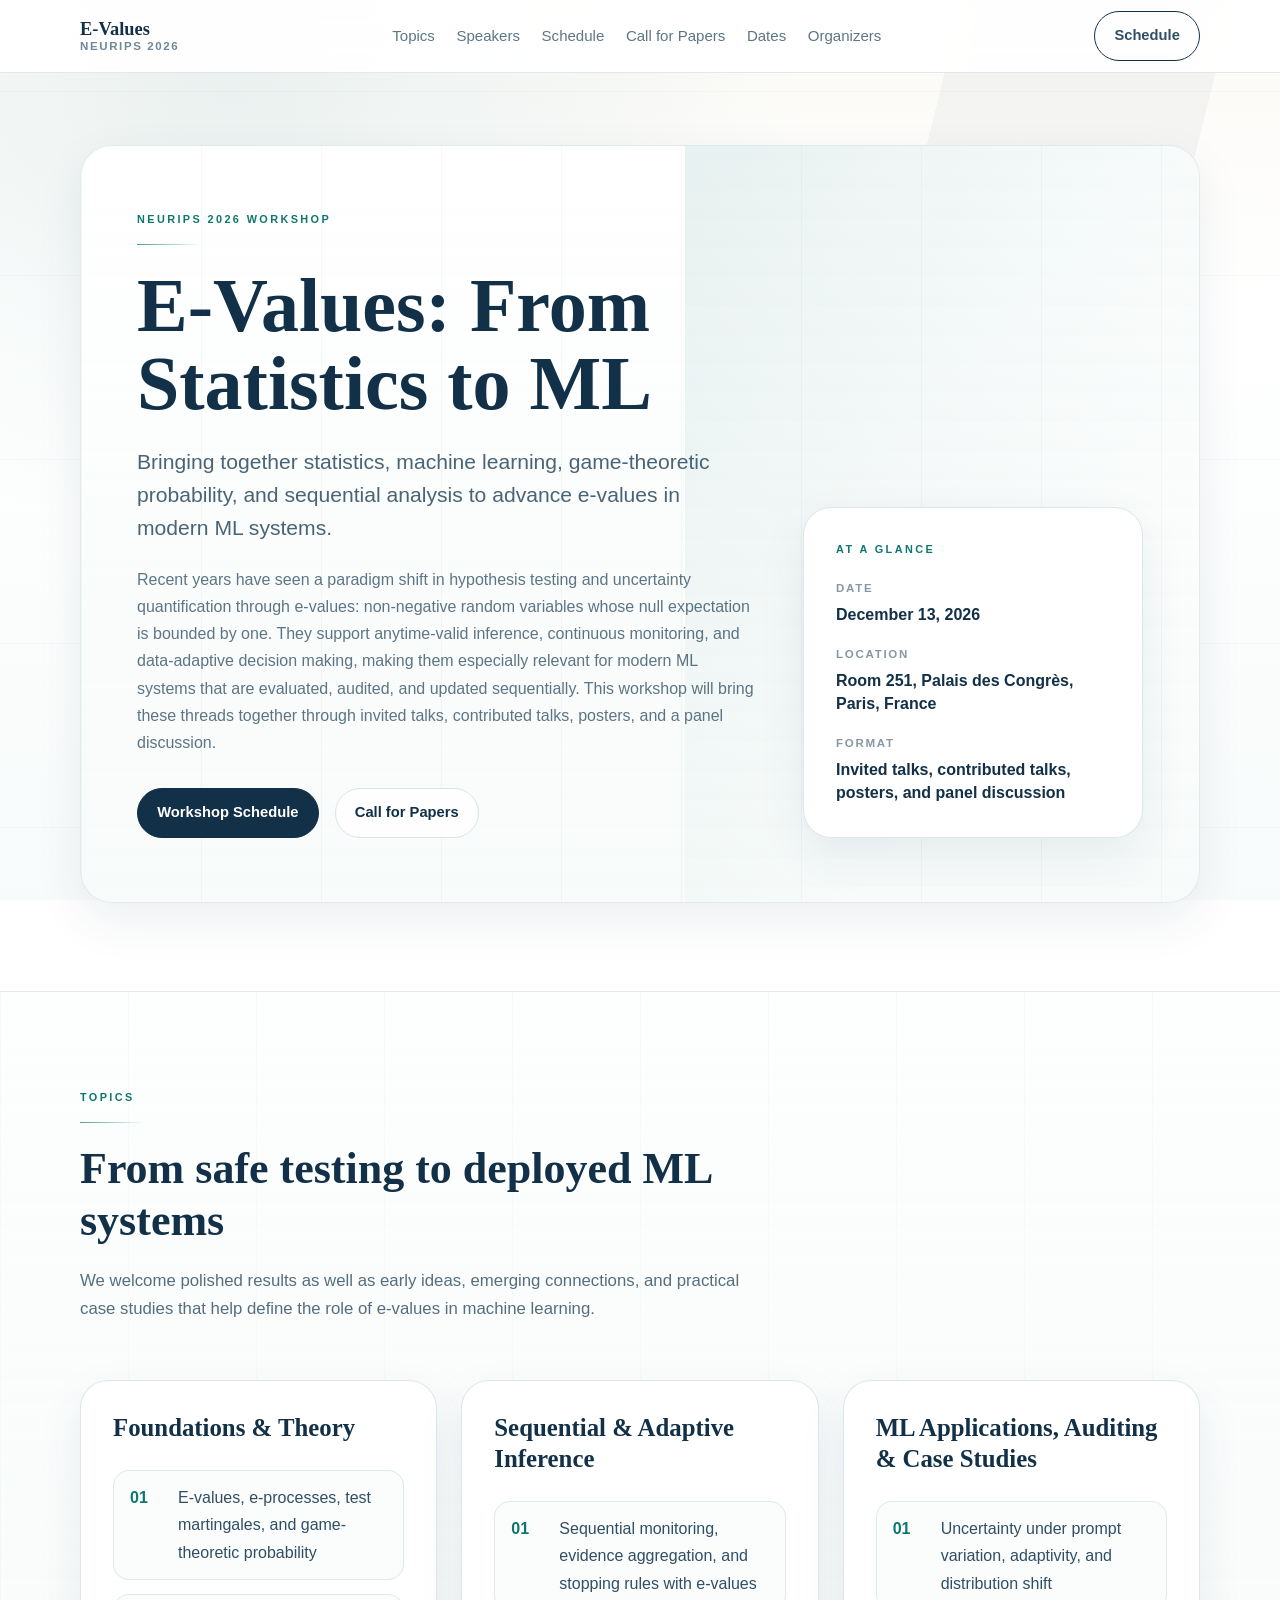
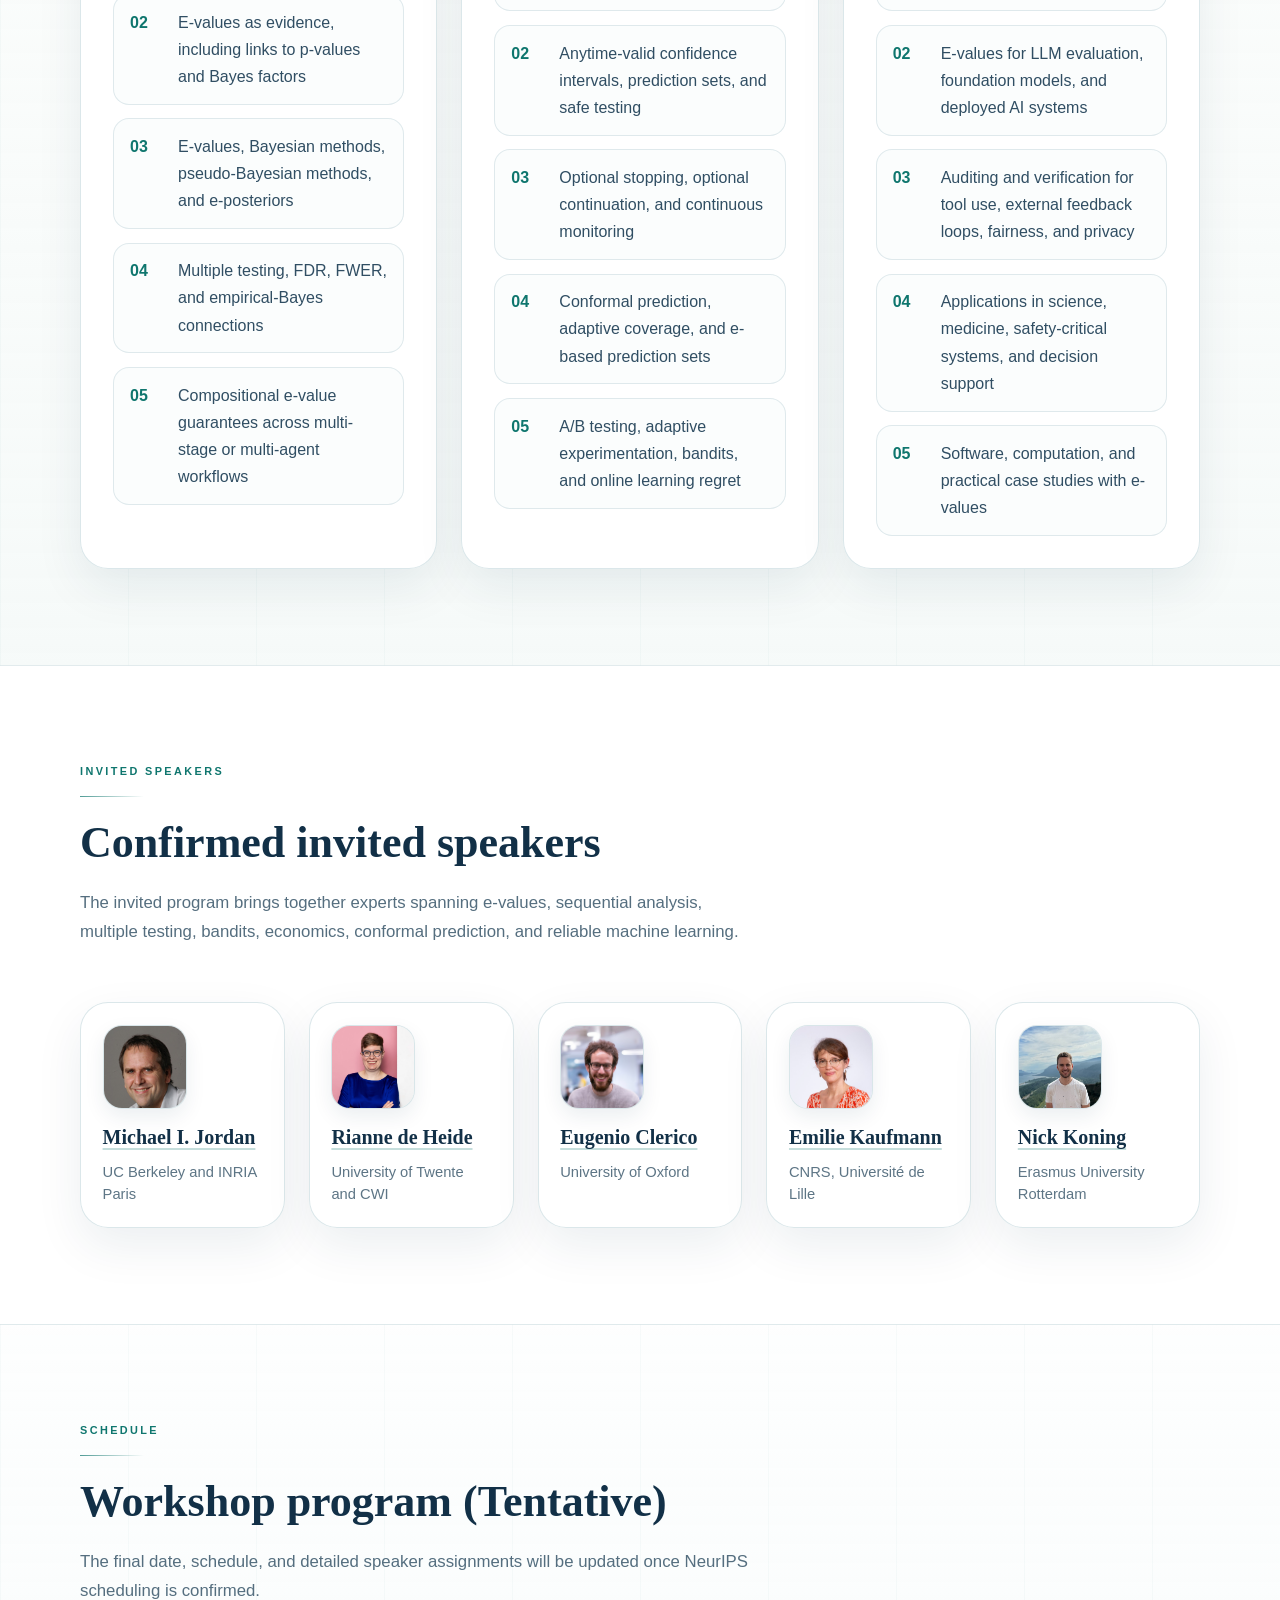
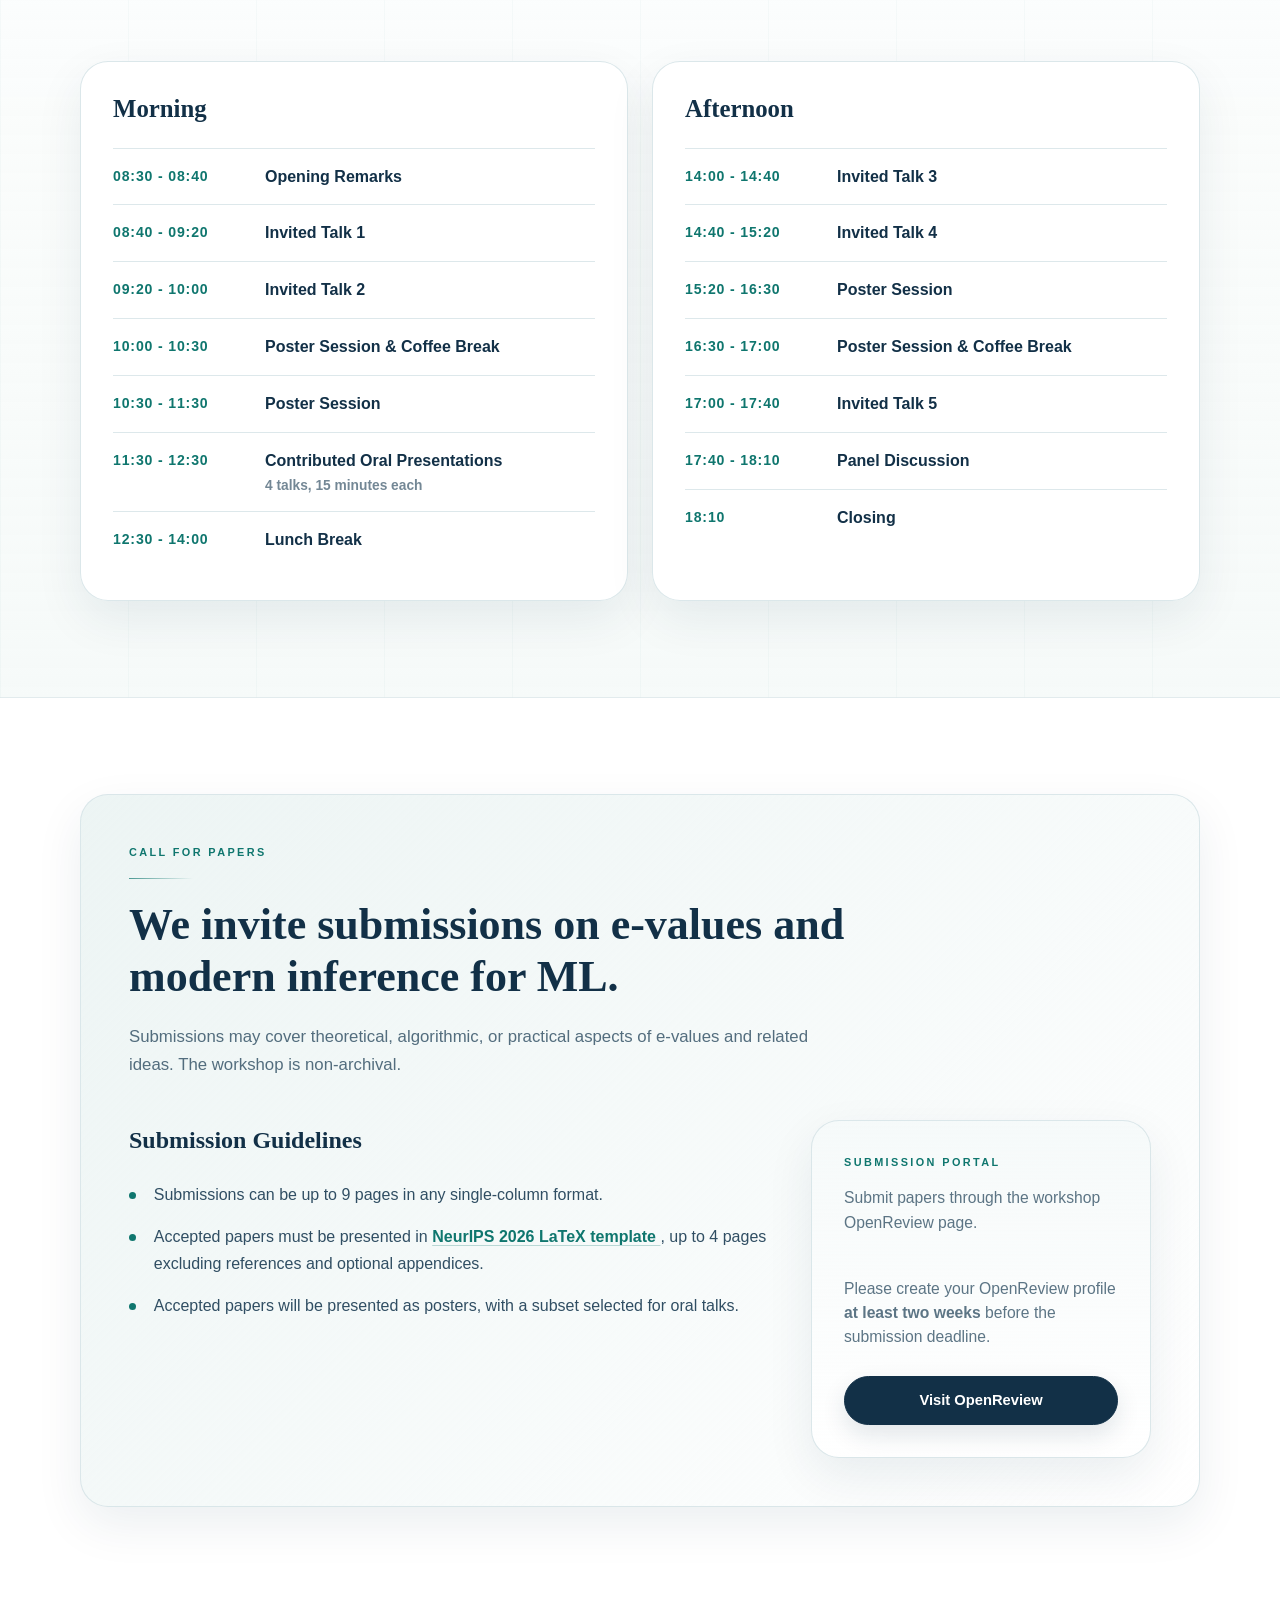
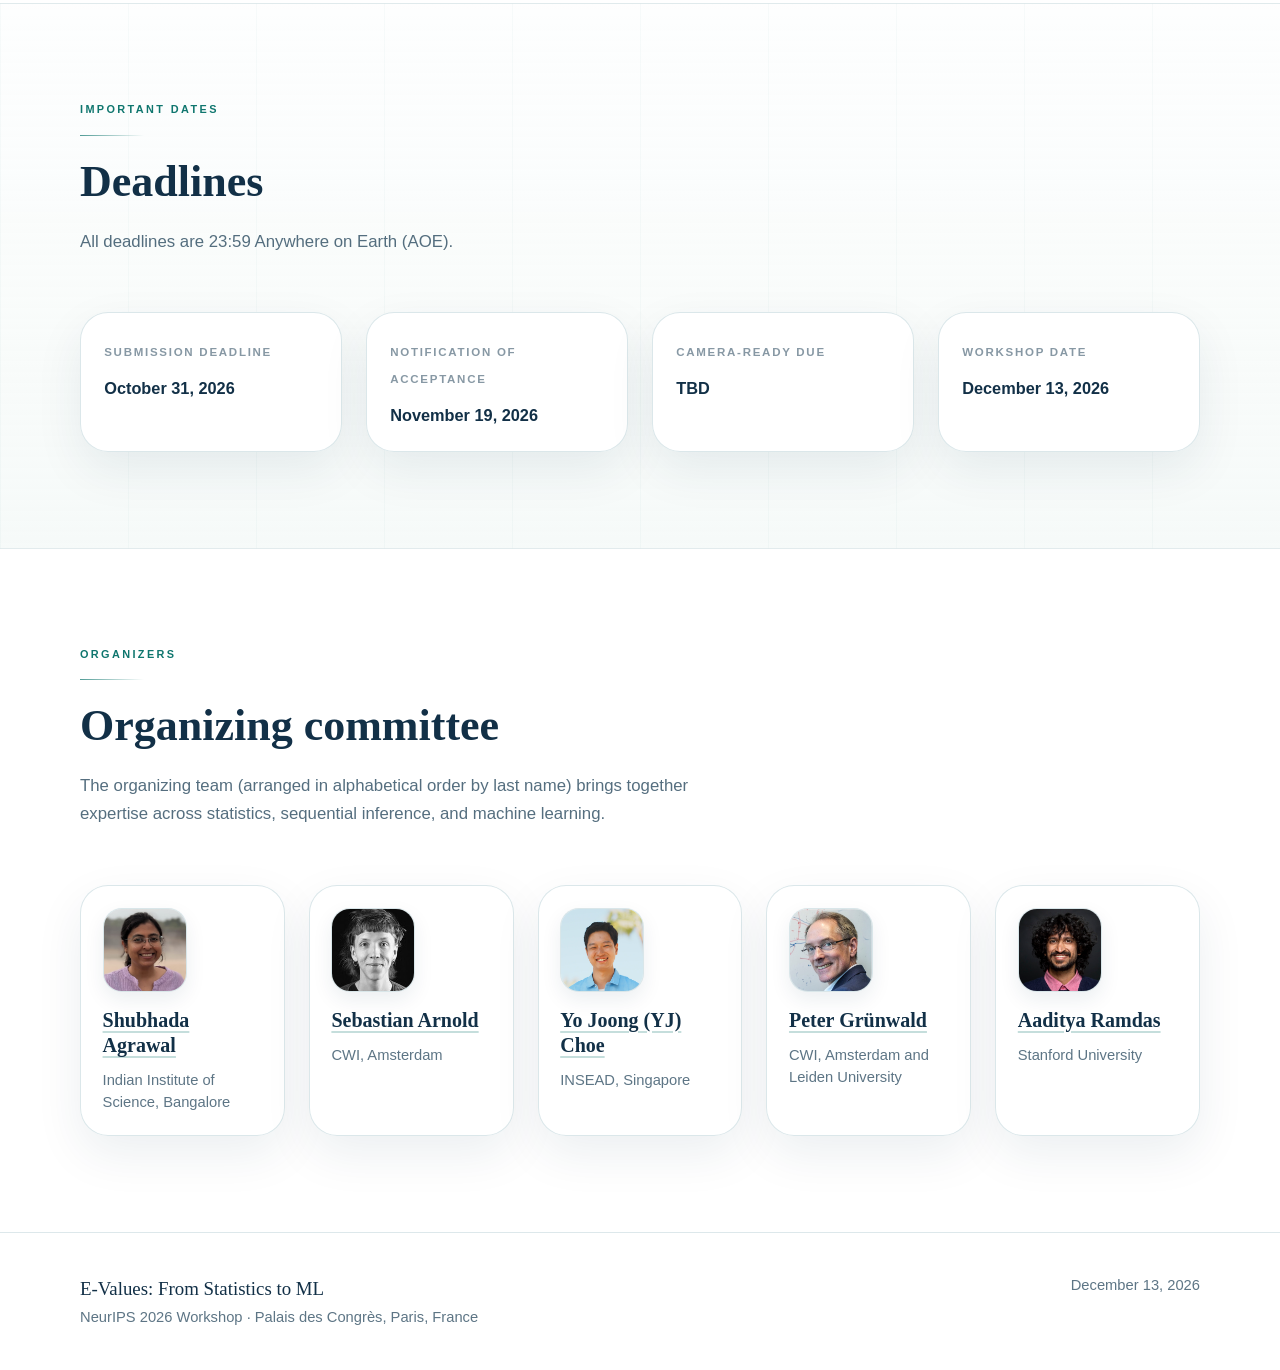
<file: index.html>
<!DOCTYPE html>
<!-- saved from url=(0014)about:internet -->
<html lang="en"><head><meta http-equiv="Content-Type" content="text/html; charset=UTF-8">
    
    <meta name="viewport" content="width=device-width, initial-scale=1">
    <title>E-Values: From Statistics to ML | NeurIPS 2026 Workshop</title>
    <meta name="description" content="NeurIPS 2026 workshop on e-values, anytime-valid inference, sequential testing, and modern machine learning.">
    <meta property="og:title" content="E-Values: From Statistics to ML">
    <meta property="og:description" content="A NeurIPS 2026 workshop bringing together researchers in statistics, machine learning, game-theoretic probability, and sequential analysis.">
    <meta property="og:type" content="website">
    <meta name="twitter:card" content="summary_large_image">
    <link rel="preconnect" href="https://fonts.googleapis.com/">
    <link rel="preconnect" href="https://fonts.gstatic.com/" crossorigin="">
    <link href="./evals_files/css2" rel="stylesheet">
    <link rel="stylesheet" href="./evals_files/styles.css">
  <style type="text/css">.CtxtMenu_InfoClose {  top:.2em; right:.2em;}
.CtxtMenu_InfoContent {  overflow:auto; text-align:left; font-size:80%;  padding:.4em .6em; border:1px inset; margin:1em 0px;  max-height:20em; max-width:30em; background-color:#EEEEEE;  white-space:normal;}
.CtxtMenu_Info.CtxtMenu_MousePost {outline:none;}
.CtxtMenu_Info {  position:fixed; left:50%; width:auto; text-align:center;  border:3px outset; padding:1em 2em; background-color:#DDDDDD;  color:black;  cursor:default; font-family:message-box; font-size:120%;  font-style:normal; text-indent:0; text-transform:none;  line-height:normal; letter-spacing:normal; word-spacing:normal;  word-wrap:normal; white-space:nowrap; float:none; z-index:201;  border-radius: 15px;                     /* Opera 10.5 and IE9 */  -webkit-border-radius:15px;               /* Safari and Chrome */  -moz-border-radius:15px;                  /* Firefox */  -khtml-border-radius:15px;                /* Konqueror */  box-shadow:0px 10px 20px #808080;         /* Opera 10.5 and IE9 */  -webkit-box-shadow:0px 10px 20px #808080; /* Safari 3 & Chrome */  -moz-box-shadow:0px 10px 20px #808080;    /* Forefox 3.5 */  -khtml-box-shadow:0px 10px 20px #808080;  /* Konqueror */  filter:progid:DXImageTransform.Microsoft.dropshadow(OffX=2, OffY=2, Color="gray", Positive="true"); /* IE */}
</style><style type="text/css">.CtxtMenu_MenuClose {  position:absolute;  cursor:pointer;  display:inline-block;  border:2px solid #AAA;  border-radius:18px;  -webkit-border-radius: 18px;             /* Safari and Chrome */  -moz-border-radius: 18px;                /* Firefox */  -khtml-border-radius: 18px;              /* Konqueror */  font-family: "Courier New", Courier;  font-size:24px;  color:#F0F0F0}
.CtxtMenu_MenuClose span {  display:block; background-color:#AAA; border:1.5px solid;  border-radius:18px;  -webkit-border-radius: 18px;             /* Safari and Chrome */  -moz-border-radius: 18px;                /* Firefox */  -khtml-border-radius: 18px;              /* Konqueror */  line-height:0;  padding:8px 0 6px     /* may need to be browser-specific */}
.CtxtMenu_MenuClose:hover {  color:white!important;  border:2px solid #CCC!important}
.CtxtMenu_MenuClose:hover span {  background-color:#CCC!important}
.CtxtMenu_MenuClose:hover:focus {  outline:none}
</style><style type="text/css">.CtxtMenu_Menu {  position:absolute;  background-color:white;  color:black;  width:auto; padding:5px 0px;  border:1px solid #CCCCCC; margin:0; cursor:default;  font: menu; text-align:left; text-indent:0; text-transform:none;  line-height:normal; letter-spacing:normal; word-spacing:normal;  word-wrap:normal; white-space:nowrap; float:none; z-index:201;  border-radius: 5px;                     /* Opera 10.5 and IE9 */  -webkit-border-radius: 5px;             /* Safari and Chrome */  -moz-border-radius: 5px;                /* Firefox */  -khtml-border-radius: 5px;              /* Konqueror */  box-shadow:0px 10px 20px #808080;         /* Opera 10.5 and IE9 */  -webkit-box-shadow:0px 10px 20px #808080; /* Safari 3 & Chrome */  -moz-box-shadow:0px 10px 20px #808080;    /* Forefox 3.5 */  -khtml-box-shadow:0px 10px 20px #808080;  /* Konqueror */}
.CtxtMenu_MenuItem {  padding: 1px 2em;  background:transparent;}
.CtxtMenu_MenuArrow {  position:absolute; right:.5em; padding-top:.25em; color:#666666;  font-family: null; font-size: .75em}
.CtxtMenu_MenuActive .CtxtMenu_MenuArrow {color:white}
.CtxtMenu_MenuArrow.CtxtMenu_RTL {left:.5em; right:auto}
.CtxtMenu_MenuCheck {  position:absolute; left:.7em;  font-family: null}
.CtxtMenu_MenuCheck.CtxtMenu_RTL { right:.7em; left:auto }
.CtxtMenu_MenuRadioCheck {  position:absolute; left: .7em;}
.CtxtMenu_MenuRadioCheck.CtxtMenu_RTL {  right: .7em; left:auto}
.CtxtMenu_MenuInputBox {  padding-left: 1em; right:.5em; color:#666666;  font-family: null;}
.CtxtMenu_MenuInputBox.CtxtMenu_RTL {  left: .1em;}
.CtxtMenu_MenuComboBox {  left:.1em; padding-bottom:.5em;}
.CtxtMenu_MenuSlider {  left: .1em;}
.CtxtMenu_SliderValue {  position:absolute; right:.1em; padding-top:.25em; color:#333333;  font-size: .75em}
.CtxtMenu_SliderBar {  outline: none; background: #d3d3d3}
.CtxtMenu_MenuLabel {  padding: 1px 2em 3px 1.33em;  font-style:italic}
.CtxtMenu_MenuRule {  border-top: 1px solid #DDDDDD;  margin: 4px 3px;}
.CtxtMenu_MenuDisabled {  color:GrayText}
.CtxtMenu_MenuActive {  background-color: #606872;  color: white;}
.CtxtMenu_MenuDisabled:focus {  background-color: #E8E8E8}
.CtxtMenu_MenuLabel:focus {  background-color: #E8E8E8}
.CtxtMenu_ContextMenu:focus {  outline:none}
.CtxtMenu_ContextMenu .CtxtMenu_MenuItem:focus {  outline:none}
.CtxtMenu_SelectionMenu {  position:relative; float:left;  border-bottom: none; -webkit-box-shadow:none; -webkit-border-radius:0px; }
.CtxtMenu_SelectionItem {  padding-right: 1em;}
.CtxtMenu_Selection {  right: 40%; width:50%; }
.CtxtMenu_SelectionBox {  padding: 0em; max-height:20em; max-width: none;  background-color:#FFFFFF;}
.CtxtMenu_SelectionDivider {  clear: both; border-top: 2px solid #000000;}
.CtxtMenu_Menu .CtxtMenu_MenuClose {  top:-10px; left:-10px}
</style><style id="MJX-CHTML-styles">
mjx-container[jax="CHTML"] {
  line-height: 0;
}

mjx-container [space="1"] {
  margin-left: .111em;
}

mjx-container [space="2"] {
  margin-left: .167em;
}

mjx-container [space="3"] {
  margin-left: .222em;
}

mjx-container [space="4"] {
  margin-left: .278em;
}

mjx-container [space="5"] {
  margin-left: .333em;
}

mjx-container [rspace="1"] {
  margin-right: .111em;
}

mjx-container [rspace="2"] {
  margin-right: .167em;
}

mjx-container [rspace="3"] {
  margin-right: .222em;
}

mjx-container [rspace="4"] {
  margin-right: .278em;
}

mjx-container [rspace="5"] {
  margin-right: .333em;
}

mjx-container [size="s"] {
  font-size: 70.7%;
}

mjx-container [size="ss"] {
  font-size: 50%;
}

mjx-container [size="Tn"] {
  font-size: 60%;
}

mjx-container [size="sm"] {
  font-size: 85%;
}

mjx-container [size="lg"] {
  font-size: 120%;
}

mjx-container [size="Lg"] {
  font-size: 144%;
}

mjx-container [size="LG"] {
  font-size: 173%;
}

mjx-container [size="hg"] {
  font-size: 207%;
}

mjx-container [size="HG"] {
  font-size: 249%;
}

mjx-container [width="full"] {
  width: 100%;
}

mjx-box {
  display: inline-block;
}

mjx-block {
  display: block;
}

mjx-itable {
  display: inline-table;
}

mjx-row {
  display: table-row;
}

mjx-row > * {
  display: table-cell;
}

mjx-mtext {
  display: inline-block;
}

mjx-mstyle {
  display: inline-block;
}

mjx-merror {
  display: inline-block;
  color: red;
  background-color: yellow;
}

mjx-mphantom {
  visibility: hidden;
}

_::-webkit-full-page-media, _:future, :root mjx-container {
  will-change: opacity;
}

mjx-assistive-mml {
  position: absolute !important;
  top: 0px;
  left: 0px;
  clip: rect(1px, 1px, 1px, 1px);
  padding: 1px 0px 0px 0px !important;
  border: 0px !important;
  display: block !important;
  width: auto !important;
  overflow: hidden !important;
  -webkit-touch-callout: none;
  -webkit-user-select: none;
  -khtml-user-select: none;
  -moz-user-select: none;
  -ms-user-select: none;
  user-select: none;
}

mjx-assistive-mml[display="block"] {
  width: 100% !important;
}

mjx-c::before {
  display: block;
  width: 0;
}

.MJX-TEX {
  font-family: MJXZERO, MJXTEX;
}

.TEX-B {
  font-family: MJXZERO, MJXTEX-B;
}

.TEX-I {
  font-family: MJXZERO, MJXTEX-I;
}

.TEX-MI {
  font-family: MJXZERO, MJXTEX-MI;
}

.TEX-BI {
  font-family: MJXZERO, MJXTEX-BI;
}

.TEX-S1 {
  font-family: MJXZERO, MJXTEX-S1;
}

.TEX-S2 {
  font-family: MJXZERO, MJXTEX-S2;
}

.TEX-S3 {
  font-family: MJXZERO, MJXTEX-S3;
}

.TEX-S4 {
  font-family: MJXZERO, MJXTEX-S4;
}

.TEX-A {
  font-family: MJXZERO, MJXTEX-A;
}

.TEX-C {
  font-family: MJXZERO, MJXTEX-C;
}

.TEX-CB {
  font-family: MJXZERO, MJXTEX-CB;
}

.TEX-FR {
  font-family: MJXZERO, MJXTEX-FR;
}

.TEX-FRB {
  font-family: MJXZERO, MJXTEX-FRB;
}

.TEX-SS {
  font-family: MJXZERO, MJXTEX-SS;
}

.TEX-SSB {
  font-family: MJXZERO, MJXTEX-SSB;
}

.TEX-SSI {
  font-family: MJXZERO, MJXTEX-SSI;
}

.TEX-SC {
  font-family: MJXZERO, MJXTEX-SC;
}

.TEX-T {
  font-family: MJXZERO, MJXTEX-T;
}

.TEX-V {
  font-family: MJXZERO, MJXTEX-V;
}

.TEX-VB {
  font-family: MJXZERO, MJXTEX-VB;
}

mjx-stretchy-v mjx-c, mjx-stretchy-h mjx-c {
  font-family: MJXZERO, MJXTEX-S1, MJXTEX-S4, MJXTEX, MJXTEX-A ! important;
}

@font-face /* 0 */ {
  font-family: MJXZERO;
  src: url("https://cdn.jsdelivr.net/npm/mathjax@3/es5/output/chtml/fonts/woff-v2/MathJax_Zero.woff") format("woff");
}

@font-face /* 1 */ {
  font-family: MJXTEX;
  src: url("https://cdn.jsdelivr.net/npm/mathjax@3/es5/output/chtml/fonts/woff-v2/MathJax_Main-Regular.woff") format("woff");
}

@font-face /* 2 */ {
  font-family: MJXTEX-B;
  src: url("https://cdn.jsdelivr.net/npm/mathjax@3/es5/output/chtml/fonts/woff-v2/MathJax_Main-Bold.woff") format("woff");
}

@font-face /* 3 */ {
  font-family: MJXTEX-I;
  src: url("https://cdn.jsdelivr.net/npm/mathjax@3/es5/output/chtml/fonts/woff-v2/MathJax_Math-Italic.woff") format("woff");
}

@font-face /* 4 */ {
  font-family: MJXTEX-MI;
  src: url("https://cdn.jsdelivr.net/npm/mathjax@3/es5/output/chtml/fonts/woff-v2/MathJax_Main-Italic.woff") format("woff");
}

@font-face /* 5 */ {
  font-family: MJXTEX-BI;
  src: url("https://cdn.jsdelivr.net/npm/mathjax@3/es5/output/chtml/fonts/woff-v2/MathJax_Math-BoldItalic.woff") format("woff");
}

@font-face /* 6 */ {
  font-family: MJXTEX-S1;
  src: url("https://cdn.jsdelivr.net/npm/mathjax@3/es5/output/chtml/fonts/woff-v2/MathJax_Size1-Regular.woff") format("woff");
}

@font-face /* 7 */ {
  font-family: MJXTEX-S2;
  src: url("https://cdn.jsdelivr.net/npm/mathjax@3/es5/output/chtml/fonts/woff-v2/MathJax_Size2-Regular.woff") format("woff");
}

@font-face /* 8 */ {
  font-family: MJXTEX-S3;
  src: url("https://cdn.jsdelivr.net/npm/mathjax@3/es5/output/chtml/fonts/woff-v2/MathJax_Size3-Regular.woff") format("woff");
}

@font-face /* 9 */ {
  font-family: MJXTEX-S4;
  src: url("https://cdn.jsdelivr.net/npm/mathjax@3/es5/output/chtml/fonts/woff-v2/MathJax_Size4-Regular.woff") format("woff");
}

@font-face /* 10 */ {
  font-family: MJXTEX-A;
  src: url("https://cdn.jsdelivr.net/npm/mathjax@3/es5/output/chtml/fonts/woff-v2/MathJax_AMS-Regular.woff") format("woff");
}

@font-face /* 11 */ {
  font-family: MJXTEX-C;
  src: url("https://cdn.jsdelivr.net/npm/mathjax@3/es5/output/chtml/fonts/woff-v2/MathJax_Calligraphic-Regular.woff") format("woff");
}

@font-face /* 12 */ {
  font-family: MJXTEX-CB;
  src: url("https://cdn.jsdelivr.net/npm/mathjax@3/es5/output/chtml/fonts/woff-v2/MathJax_Calligraphic-Bold.woff") format("woff");
}

@font-face /* 13 */ {
  font-family: MJXTEX-FR;
  src: url("https://cdn.jsdelivr.net/npm/mathjax@3/es5/output/chtml/fonts/woff-v2/MathJax_Fraktur-Regular.woff") format("woff");
}

@font-face /* 14 */ {
  font-family: MJXTEX-FRB;
  src: url("https://cdn.jsdelivr.net/npm/mathjax@3/es5/output/chtml/fonts/woff-v2/MathJax_Fraktur-Bold.woff") format("woff");
}

@font-face /* 15 */ {
  font-family: MJXTEX-SS;
  src: url("https://cdn.jsdelivr.net/npm/mathjax@3/es5/output/chtml/fonts/woff-v2/MathJax_SansSerif-Regular.woff") format("woff");
}

@font-face /* 16 */ {
  font-family: MJXTEX-SSB;
  src: url("https://cdn.jsdelivr.net/npm/mathjax@3/es5/output/chtml/fonts/woff-v2/MathJax_SansSerif-Bold.woff") format("woff");
}

@font-face /* 17 */ {
  font-family: MJXTEX-SSI;
  src: url("https://cdn.jsdelivr.net/npm/mathjax@3/es5/output/chtml/fonts/woff-v2/MathJax_SansSerif-Italic.woff") format("woff");
}

@font-face /* 18 */ {
  font-family: MJXTEX-SC;
  src: url("https://cdn.jsdelivr.net/npm/mathjax@3/es5/output/chtml/fonts/woff-v2/MathJax_Script-Regular.woff") format("woff");
}

@font-face /* 19 */ {
  font-family: MJXTEX-T;
  src: url("https://cdn.jsdelivr.net/npm/mathjax@3/es5/output/chtml/fonts/woff-v2/MathJax_Typewriter-Regular.woff") format("woff");
}

@font-face /* 20 */ {
  font-family: MJXTEX-V;
  src: url("https://cdn.jsdelivr.net/npm/mathjax@3/es5/output/chtml/fonts/woff-v2/MathJax_Vector-Regular.woff") format("woff");
}

@font-face /* 21 */ {
  font-family: MJXTEX-VB;
  src: url("https://cdn.jsdelivr.net/npm/mathjax@3/es5/output/chtml/fonts/woff-v2/MathJax_Vector-Bold.woff") format("woff");
}
</style></head>
  <body>
    <a class="skip-link" href="https://e-values-workshop.github.io/#top">Skip to content</a>

    <header class="site-header">
      <div class="shell header-inner">
        <a class="brand" href="https://e-values-workshop.github.io/#top" aria-label="E-Values workshop home">
          E-Values
          <span>NeurIPS 2026</span>
        </a>

        <nav class="desktop-nav" aria-label="Main navigation">
          <a href="https://e-values-workshop.github.io/#topics">Topics</a>
          <a href="https://e-values-workshop.github.io/#speakers">Speakers</a>
          <a href="https://e-values-workshop.github.io/#schedule">Schedule</a>
          <a href="https://e-values-workshop.github.io/#cfp">Call for Papers</a>
          <a href="https://e-values-workshop.github.io/#dates">Dates</a>
          <a href="https://e-values-workshop.github.io/#organizers">Organizers</a>
        </nav>

        <a class="header-cta" href="https://e-values-workshop.github.io/#schedule">Schedule</a>
      </div>

      <nav class="mobile-nav shell" aria-label="Mobile navigation">
        <a href="https://e-values-workshop.github.io/#topics">Topics</a>
        <a href="https://e-values-workshop.github.io/#speakers">Speakers</a>
        <a href="https://e-values-workshop.github.io/#schedule">Schedule</a>
        <a href="https://e-values-workshop.github.io/#cfp">CFP</a>
        <a href="https://e-values-workshop.github.io/#dates">Dates</a>
        <a href="https://e-values-workshop.github.io/#organizers">Organizers</a>
      </nav>
    </header>

    <main id="top">
      <section class="hero shell">
        <div class="hero-frame">
          <div class="hero-copy">
            <p class="eyebrow">NeurIPS 2026 Workshop</p>
            <div class="rule"></div>
            <h1>E-Values: From Statistics to ML</h1>
            <p class="hero-subtitle">
              Bringing together statistics, machine learning, game-theoretic probability, and sequential
              analysis to advance e-values in modern ML systems.
            </p>
            <p class="hero-text">
              Recent years have seen a paradigm shift in hypothesis testing and uncertainty
              quantification through e-values: non-negative random variables whose null expectation
              is bounded by one. They support anytime-valid inference, continuous monitoring, and
              data-adaptive decision making, making them especially relevant for modern ML systems
              that are evaluated, audited, and updated sequentially. This workshop will bring these
              threads together through invited talks, contributed talks, posters, and a panel
              discussion.
            </p>

            <div class="hero-actions" aria-label="Primary actions">
              <a class="button primary" href="https://e-values-workshop.github.io/#schedule">Workshop Schedule</a>
              <a class="button secondary" href="https://e-values-workshop.github.io/#cfp">Call for Papers</a>
            </div>
          </div>

          <aside class="glance-panel" aria-label="Workshop details at a glance">
            <p class="eyebrow">At a glance</p>
            <dl>
              <div>
                <dt>Date</dt>
                <dd>December 13, 2026</dd>
              </div>
              <div>
                <dt>Location</dt>
                <dd>Room 251, Palais des Congrès, Paris, France</dd>
              </div>
              <div>
                <dt>Format</dt>
                <dd>Invited talks, contributed talks, posters, and panel discussion</dd>
              </div>
            </dl>
          </aside>
        </div>
      </section>

      <section id="topics" class="section section-tint">
        <div class="shell">
          <div class="section-heading">
            <p class="eyebrow">Topics</p>
            <div class="rule"></div>
            <h2>From safe testing to deployed ML systems</h2>
            <p>
              We welcome polished results as well as early ideas, emerging connections, and
              practical case studies that help define the role of e-values in machine learning.
            </p>
          </div>

          <div class="topic-grid">
            <article class="panel topic-panel">
              <h3>Foundations &amp; Theory</h3>
              <ol>
                <li>E-values, e-processes, test martingales, and game-theoretic probability</li>
                <li>E-values as evidence, including links to p-values and Bayes factors</li>
                <li>E-values, Bayesian methods, pseudo-Bayesian methods, and e-posteriors</li>
                <li>Multiple testing, FDR, FWER, and empirical-Bayes connections</li>
                <li>Compositional e-value guarantees across multi-stage or multi-agent workflows</li>
              </ol>
            </article>

            <article class="panel topic-panel">
              <h3>Sequential &amp; Adaptive Inference</h3>
              <ol>
                <li>Sequential monitoring, evidence aggregation, and stopping rules with e-values</li>
                <li>Anytime-valid confidence intervals, prediction sets, and safe testing</li>
                <li>Optional stopping, optional continuation, and continuous monitoring</li>
                <li>Conformal prediction, adaptive coverage, and e-based prediction sets</li>
                <li>A/B testing, adaptive experimentation, bandits, and online learning regret</li>
              </ol>
            </article>

            <article class="panel topic-panel">
              <h3>ML Applications, Auditing &amp; Case Studies</h3>
              <ol>
                <li>Uncertainty under prompt variation, adaptivity, and distribution shift</li>
                <li>E-values for LLM evaluation, foundation models, and deployed AI systems</li>
                <li>Auditing and verification for tool use, external feedback loops, fairness, and privacy</li>
                <li>Applications in science, medicine, safety-critical systems, and decision support</li>
                <li>Software, computation, and practical case studies with e-values</li>
              </ol>
            </article>
          </div>
        </div>
      </section>

      <section id="speakers" class="section shell">
        <div class="section-heading">
          <p class="eyebrow">Invited Speakers</p>
          <div class="rule"></div>
          <h2>Confirmed invited speakers</h2>
          <p>
            The invited program brings together experts spanning e-values, sequential analysis,
            multiple testing, bandits, economics, conformal prediction, and reliable machine learning.
          </p>
        </div>

        <div class="speaker-grid">
          <article class="person-card">
            <img class="speaker-photo" src="./evals_files/michael-jordan.jpg" alt="Michael I. Jordan">
            <h3>
              <a href="https://people.eecs.berkeley.edu/~jordan/" target="_blank" rel="noreferrer">
                Michael I. Jordan
              </a>
            </h3>
            <p>UC Berkeley and INRIA Paris</p>
          </article>
          <article class="person-card">
            <img class="speaker-photo" src="./evals_files/rianne-de-heide.jpg" alt="Rianne de Heide">
            <h3>
              <a href="https://riannedeheide.github.io/" target="_blank" rel="noreferrer">
                Rianne de Heide
              </a>
            </h3>
            <p>University of Twente and CWI</p>
          </article>
          <article class="person-card">
            <img class="speaker-photo" src="./evals_files/eugenio-clerico.jpg" alt="Eugenio Clerico">
            <h3>
              <a href="https://eugenioclerico.me/" target="_blank" rel="noreferrer">
                Eugenio Clerico
              </a>
            </h3>
            <p>University of Oxford</p>
          </article>
          <article class="person-card">
            <img class="speaker-photo" src="./evals_files/emilie-kaufmann.jpg" alt="Emilie Kaufmann">
            <h3>
              <a href="https://emiliekaufmann.github.io/" target="_blank" rel="noreferrer">
                Emilie Kaufmann
              </a>
            </h3>
            <p>CNRS, Université de Lille</p>
          </article>
          <article class="person-card">
            <img class="speaker-photo" src="./evals_files/nick-koning.jpg" alt="Nick Koning">
            <h3>
              <a href="https://www.nickkoning.com/home" target="_blank" rel="noreferrer">
                Nick Koning
              </a>
            </h3>
            <p>Erasmus University Rotterdam</p>
          </article>
        </div>
      </section>

      <section id="schedule" class="section section-tint">
        <div class="shell">
          <div class="section-heading">
            <p class="eyebrow">Schedule</p>
            <div class="rule"></div>
            <h2>Workshop program (Tentative)</h2>
            <p>
              The final date, schedule, and detailed speaker assignments will be updated once NeurIPS
              scheduling is confirmed.
            </p>
          </div>

          <div class="schedule-list">
            <article class="schedule-card">
              <h3>Morning</h3>
              <div class="schedule-item">
                <time>08:30 - 08:40</time>
                <p>Opening Remarks</p>
              </div>
              <div class="schedule-item">
                <time>08:40 - 09:20</time>
                <p>Invited Talk 1</p>
              </div>
              <div class="schedule-item">
                <time>09:20 - 10:00</time>
                <p>Invited Talk 2</p>
              </div>
              <div class="schedule-item">
                <time>10:00 - 10:30</time>
                <p>Poster Session &amp; Coffee Break</p>
              </div>
              <div class="schedule-item">
                <time>10:30 - 11:30</time>
                <p>Poster Session</p>
              </div>
              <div class="schedule-item">
                <time>11:30 - 12:30</time>
                <p>
                  Contributed Oral Presentations
                  <span class="schedule-note">4 talks, 15 minutes each</span>
                </p>
              </div>
              <div class="schedule-item">
                <time>12:30 - 14:00</time>
                <p>Lunch Break</p>
              </div>
            </article>

            <article class="schedule-card">
              <h3>Afternoon</h3>
              <div class="schedule-item">
                <time>14:00 - 14:40</time>
                <p>Invited Talk 3</p>
              </div>
              <div class="schedule-item">
                <time>14:40 - 15:20</time>
                <p>Invited Talk 4</p>
              </div>
              <div class="schedule-item">
                <time>15:20 - 16:30</time>
                <p>Poster Session</p>
              </div>
              <div class="schedule-item">
                <time>16:30 - 17:00</time>
                <p>Poster Session &amp; Coffee Break</p>
              </div>
              <div class="schedule-item">
                <time>17:00 - 17:40</time>
                <p>Invited Talk 5</p>
              </div>
              <div class="schedule-item">
                <time>17:40 - 18:10</time>
                <p>Panel Discussion</p>
              </div>
              <div class="schedule-item">
                <time>18:10</time>
                <p>Closing</p>
              </div>
            </article>
          </div>
        </div>
      </section>

      <section id="cfp" class="section shell">
        <div class="callout">
          <div class="section-heading">
            <p class="eyebrow">Call for Papers</p>
            <div class="rule"></div>
            <h2>We invite submissions on e-values and modern inference for ML.</h2>
            <p>
              Submissions may cover theoretical, algorithmic, or practical aspects of e-values and
              related ideas. The workshop is non-archival.
            </p>
          </div>

          <div class="cfp-grid">
            <div>
              <h3>Submission Guidelines</h3>
              <ul class="check-list">
                <li>Submissions can be up to 9 pages in any single-column format.</li>
                <li>
                  Accepted papers must be presented in
                  <a href="https://media.neurips.cc/Conferences/NeurIPS2026/Formatting_Instructions_For_NeurIPS_2026.zip" target="_blank" rel="noreferrer">
                    NeurIPS 2026 LaTeX template
                  </a>, up to 4 pages excluding references and optional appendices.
                </li>
                <li>Accepted papers will be presented as posters, with a subset selected for oral talks.</li>
              </ul>
            </div>
            <aside class="submission-box">
              <p class="eyebrow">Submission Portal</p>
              <p class="submission-note">Submit papers through the workshop OpenReview page.</p>
              <p class="submission-note">Please create your OpenReview profile <strong>at least two weeks</strong> before the submission deadline.</p>
              <a class="button primary" href="https://openreview.net/group?id=NeurIPS.cc%2F2026%2FWorkshop%2FE-values" target="_blank" rel="noreferrer">
                Visit OpenReview
              </a>
            </aside>
          </div>
        </div>
      </section>

      <section id="dates" class="section section-tint">
        <div class="shell">
          <div class="section-heading">
            <p class="eyebrow">Important Dates</p>
            <div class="rule"></div>
            <h2>Deadlines</h2>
            <p>All deadlines are 23:59 Anywhere on Earth (AOE).</p>
          </div>

          <div class="dates-grid">
            <article class="date-card">
              <span>Submission deadline</span>
              <strong>October 31, 2026</strong>
            </article>
            <article class="date-card">
              <span>Notification of acceptance</span>
              <strong>November 19, 2026</strong>
            </article>
            <article class="date-card">
              <span>Camera-ready due</span>
              <strong>TBD</strong>
            </article>
            <article class="date-card">
              <span>Workshop date</span>
              <strong>December 13, 2026</strong>
            </article>
          </div>
        </div>
      </section>

      <section id="organizers" class="section shell">
        <div class="section-heading">
          <p class="eyebrow">Organizers</p>
          <div class="rule"></div>
          <h2>Organizing committee</h2>
          <p>
            The organizing team (arranged in alphabetical order by last name) brings together
            expertise across statistics, sequential inference, and machine learning.
          </p>
        </div>

        <div class="organizer-grid">
          <article class="person-card">
            <img class="organizer-photo" src="./evals_files/shubhada-agrawal.jpg" alt="Shubhada Agrawal">
            <h3>
              <a href="https://sites.google.com/view/shubhada-agrawal/home" target="_blank" rel="noreferrer">
                Shubhada Agrawal
              </a>
            </h3>
            <p>Indian Institute of Science, Bangalore</p>
          </article>
          <article class="person-card">
            <img class="organizer-photo" src="./evals_files/sebastian-arnold.jpg" alt="Sebastian Arnold">
            <h3>
              <a href="https://www.cwi.nl/en/people/sebastian-arnold/" target="_blank" rel="noreferrer">
                Sebastian Arnold
              </a>
            </h3>
            <p>CWI, Amsterdam</p>
          </article>
          <article class="person-card">
            <img class="organizer-photo" src="./evals_files/yj-choe.jpg" alt="Yo Joong (YJ) Choe">
            <h3>
              <a href="https://yjchoe.github.io/" target="_blank" rel="noreferrer">
                Yo Joong (YJ) Choe
              </a>
            </h3>
            <p>INSEAD,&nbsp;Singapore</p>
          </article>
          <article class="person-card">
            <img class="organizer-photo" src="./evals_files/peter-grunwald.jpg" alt="Peter Grünwald">
            <h3>
              <a href="https://safestatistics.com/" target="_blank" rel="noreferrer">
                Peter Grünwald
              </a>
            </h3>
            <p>CWI, Amsterdam and Leiden University</p>
          </article>
          <article class="person-card">
            <img class="organizer-photo" src="./evals_files/aaditya-ramdas.jpg" alt="Aaditya Ramdas">
            <h3>
              <a href="https://web.stanford.edu/~aramdas/" target="_blank" rel="noreferrer">
                Aaditya Ramdas
              </a>
            </h3>
            <p>Stanford University</p>
          </article>
        </div>
      </section>
    </main>

    <footer class="site-footer">
      <div class="shell footer-inner">
        <div>
          <p class="footer-title">E-Values: From Statistics to ML</p>
          <p>NeurIPS 2026 Workshop · Palais des Congrès, Paris, France</p>
        </div>
        <p>December 13, 2026</p>
      </div>
    </footer>

    <script>
      window.MathJax = {
        tex: {
          inlineMath: [['$', '$'], ['\\(', '\\)']],
          displayMath: [['$$', '$$'], ['\\[', '\\]']]
        }
      };
    </script>
    <script async="" src="./evals_files/tex-chtml.js"></script>
  
</body></html>
</file>
<file: evals_files/styles.css>
:root {
  color-scheme: light;
  --ink: #123047;
  --slate: #304e63;
  --muted: #6f8796;
  --line: #d8e5e8;
  --mist: #eff6f6;
  --teal: #0f766e;
  --teal-soft: rgba(15, 118, 110, 0.08);
  --paper: #ffffff;
  --shadow: 0 18px 48px rgba(18, 48, 71, 0.08);
}

* {
  box-sizing: border-box;
}

html {
  scroll-behavior: smooth;
  scroll-padding-top: 7rem;
}

body {
  margin: 0;
  background:
    linear-gradient(104deg, transparent 0 64%, rgba(18, 48, 71, 0.040) 64% 82%, transparent 82% 100%),
    linear-gradient(180deg, rgba(255, 255, 255, 0) 0 5.7rem, rgba(18, 48, 71, 0.025) 5.7rem 5.76rem, rgba(255, 255, 255, 0) 5.76rem 100%),
    radial-gradient(ellipse at 18% 10%, rgba(220, 232, 232, 0.54), transparent 36rem),
    linear-gradient(180deg, #fbfaf6 0%, #ffffff 34%, #f8fbfb 100%);
  background-size: auto, 100% 11.5rem, auto, auto;
  background-attachment: fixed;
  color: var(--slate);
  font-family: "IBM Plex Sans", "Segoe UI", sans-serif;
  font-size: 16px;
  line-height: 1.7;
}

body::selection {
  background: rgba(15, 118, 110, 0.18);
}

a {
  color: inherit;
  text-decoration: none;
  transition: color 180ms ease, background-color 180ms ease, border-color 180ms ease;
}

img {
  display: block;
  max-width: 100%;
}

h1,
h2,
h3,
p {
  margin: 0;
}

h1,
h2,
h3 {
  color: var(--ink);
}

ul,
ol {
  margin: 0;
  padding: 0;
}

.skip-link {
  left: 1rem;
  padding: 0.75rem 1rem;
  position: fixed;
  top: -5rem;
  z-index: 100;
  border-radius: 999px;
  background: var(--ink);
  color: #fff;
}

.skip-link:focus {
  top: 1rem;
}

.shell {
  width: min(1120px, calc(100% - 48px));
  margin: 0 auto;
}

.site-header {
  position: sticky;
  top: 0;
  z-index: 50;
  border-bottom: 1px solid rgba(216, 229, 232, 0.85);
  background: rgba(255, 255, 255, 0.92);
  backdrop-filter: blur(14px);
}

.header-inner {
  display: flex;
  min-height: 4.5rem;
  align-items: center;
  justify-content: space-between;
  gap: 1.25rem;
}

.brand {
  display: inline-flex;
  flex-direction: column;
  color: var(--ink);
  font-family: "Libre Baskerville", Georgia, serif;
  font-size: 1.15rem;
  font-weight: 700;
  line-height: 1.15;
  white-space: nowrap;
}

.brand span {
  color: var(--muted);
  font-family: "IBM Plex Sans", "Segoe UI", sans-serif;
  font-size: 0.72rem;
  font-weight: 600;
  letter-spacing: 0.14em;
  text-transform: uppercase;
}

.desktop-nav {
  display: flex;
  flex: 1;
  justify-content: center;
  gap: 1.35rem;
  color: rgba(48, 78, 99, 0.78);
  font-size: 0.94rem;
  white-space: nowrap;
}

.desktop-nav a:hover {
  color: var(--ink);
}

.header-cta,
.button {
  display: inline-flex;
  min-height: 2.75rem;
  align-items: center;
  justify-content: center;
  border: 1px solid var(--ink);
  border-radius: 999px;
  padding: 0.7rem 1.2rem;
  font-size: 0.92rem;
  font-weight: 700;
}

.header-cta:hover,
.button.secondary:hover {
  border-color: var(--teal);
  color: var(--teal);
}

.mobile-nav {
  display: none;
  gap: 0.5rem;
  overflow-x: auto;
  padding-bottom: 0.8rem;
  color: rgba(48, 78, 99, 0.82);
  font-size: 0.9rem;
}

.mobile-nav a {
  flex: 0 0 auto;
  border: 1px solid var(--line);
  border-radius: 999px;
  background: #fff;
  padding: 0.42rem 0.75rem;
}

.hero {
  padding: 4.5rem 0 5.5rem;
}

.hero-frame {
  position: relative;
  overflow: hidden;
  display: grid;
  grid-template-columns: minmax(0, 1.28fr) 340px;
  gap: 3rem;
  align-items: end;
  border: 1px solid rgba(216, 229, 232, 0.75);
  border-radius: 32px;
  background:
    linear-gradient(90deg, rgba(18, 48, 71, 0.035) 0 1px, transparent 1px 100%),
    linear-gradient(180deg, rgba(255, 255, 255, 0.92), rgba(246, 250, 249, 0.82)),
    rgba(255, 255, 255, 0.9);
  background-size: 7.5rem 100%, auto, auto;
  box-shadow: var(--shadow);
  padding: 4rem 3.5rem;
}

.hero-frame::after {
  content: "";
  position: absolute;
  inset: 0 0 0 auto;
  width: 46%;
  background:
    linear-gradient(180deg, rgba(255, 255, 255, 0.10), transparent),
    linear-gradient(132deg, rgba(15, 118, 110, 0.11), rgba(15, 118, 110, 0.035) 42%, transparent 72%);
  pointer-events: none;
}

.hero-copy,
.glance-panel {
  position: relative;
  z-index: 1;
}

.eyebrow {
  color: var(--teal);
  font-size: 0.68rem;
  font-weight: 700;
  letter-spacing: 0.22em;
  text-transform: uppercase;
}

.rule {
  width: 4rem;
  height: 1px;
  margin-top: 1rem;
  background: linear-gradient(90deg, rgba(15, 118, 110, 0.72), transparent);
}

h1 {
  max-width: 780px;
  margin-top: 1.35rem;
  font-family: "Libre Baskerville", Georgia, serif;
  font-size: clamp(2.7rem, 7vw, 4.75rem);
  line-height: 1.02;
}

.hero-subtitle {
  max-width: 720px;
  margin-top: 1.5rem;
  color: rgba(48, 78, 99, 0.88);
  font-size: 1.32rem;
  line-height: 1.55;
}

.hero-text {
  max-width: 650px;
  margin-top: 1.35rem;
  color: rgba(48, 78, 99, 0.78);
}

.hero-actions {
  display: flex;
  flex-wrap: wrap;
  gap: 1rem;
  margin-top: 2rem;
}

.hero-update {
  display: inline-flex;
  max-width: 650px;
  margin-top: 1.55rem;
  border: 1px solid rgba(15, 118, 110, 0.22);
  border-radius: 999px;
  background: rgba(239, 246, 246, 0.72);
  padding: 0.55rem 0.85rem;
  color: rgba(18, 48, 71, 0.86);
  font-size: 0.95rem;
  font-weight: 700;
  line-height: 1.35;
  opacity: 0.72;
  text-decoration: line-through;
  text-decoration-color: rgba(18, 48, 71, 0.72);
  text-decoration-thickness: 0.09em;
}

.button.primary {
  border-color: var(--ink);
  background: var(--ink);
  color: #fff;
}

.button.primary:hover {
  border-color: var(--teal);
  background: var(--teal);
}

.button.secondary {
  border-color: var(--line);
  background: rgba(255, 255, 255, 0.85);
  color: var(--ink);
}

.glance-panel,
.panel,
.person-card,
.schedule-card,
.date-card,
.submission-box,
.callout {
  border: 1px solid rgba(216, 229, 232, 0.9);
  border-radius: 28px;
  background: rgba(255, 255, 255, 0.96);
  box-shadow: var(--shadow);
}

.glance-panel {
  overflow: hidden;
  padding: 2rem;
}

.glance-panel dl {
  display: grid;
  gap: 1.15rem;
  margin: 1.3rem 0 0;
}

.glance-panel dt,
.date-card span {
  color: rgba(48, 78, 99, 0.58);
  font-size: 0.72rem;
  font-weight: 700;
  letter-spacing: 0.15em;
  text-transform: uppercase;
}

.glance-panel dd {
  margin: 0.3rem 0 0;
  color: var(--ink);
  font-weight: 700;
  line-height: 1.45;
}

.section {
  padding: 6rem 0;
}

.section-tint {
  border-top: 1px solid rgba(216, 229, 232, 0.72);
  border-bottom: 1px solid rgba(216, 229, 232, 0.72);
  background:
    linear-gradient(90deg, rgba(15, 118, 110, 0.028) 0 1px, transparent 1px 100%),
    linear-gradient(180deg, rgba(255, 255, 255, 0.70), rgba(241, 247, 247, 0.50)),
    rgba(248, 251, 250, 0.72);
  background-size: 8rem 100%, auto, auto;
}

.section-heading {
  max-width: 760px;
}

.section-heading h2 {
  margin-top: 1.25rem;
  font-family: "Libre Baskerville", Georgia, serif;
  font-size: clamp(2rem, 4vw, 2.75rem);
  line-height: 1.18;
}

.section-heading p:not(.eyebrow) {
  max-width: 680px;
  margin-top: 1.25rem;
  color: rgba(48, 78, 99, 0.82);
  font-size: 1.05rem;
}

.speaker-grid,
.organizer-grid,
.dates-grid {
  display: grid;
  gap: 1.5rem;
  margin-top: 3.5rem;
}

.panel {
  padding: 2rem;
}

.panel h3,
.topic-panel h3,
.schedule-card h3,
.submission-box h3 {
  font-family: "Libre Baskerville", Georgia, serif;
  font-size: 1.55rem;
  line-height: 1.25;
}

.panel p {
  margin-top: 1rem;
  color: rgba(48, 78, 99, 0.82);
}

.topic-grid {
  display: grid;
  grid-template-columns: repeat(3, minmax(0, 1fr));
  gap: 1.5rem;
  margin-top: 3.5rem;
}

.topic-panel ol {
  display: grid;
  gap: 0.85rem;
  margin-top: 1.6rem;
  list-style: none;
  counter-reset: topic;
}

.topic-panel li {
  display: grid;
  grid-template-columns: 2.25rem 1fr;
  gap: 0.75rem;
  align-items: start;
  border: 1px solid rgba(216, 229, 232, 0.78);
  border-radius: 16px;
  background: rgba(239, 246, 246, 0.28);
  padding: 0.85rem 1rem;
}

.topic-panel li::before {
  counter-increment: topic;
  content: counter(topic, decimal-leading-zero);
  color: var(--teal);
  font-weight: 700;
}

.speaker-grid {
  grid-template-columns: repeat(5, minmax(0, 1fr));
}

.organizer-grid {
  grid-template-columns: repeat(5, minmax(0, 1fr));
  align-items: stretch;
}

.person-card {
  display: flex;
  flex-direction: column;
  padding: 1.35rem;
}

.person-card h3 {
  margin-top: 1rem;
  font-family: "Libre Baskerville", Georgia, serif;
  font-size: 1.25rem;
  line-height: 1.28;
}

.person-card h3 a {
  text-decoration: underline;
  text-decoration-color: rgba(15, 118, 110, 0.24);
  text-underline-offset: 0.22em;
}

.person-card h3 a:hover {
  color: var(--teal);
  text-decoration-color: rgba(15, 118, 110, 0.62);
}

.person-card p:not(.eyebrow) {
  margin-top: 0.65rem;
  color: rgba(48, 78, 99, 0.78);
  font-size: 0.92rem;
  line-height: 1.5;
}

.person-card span {
  display: inline-flex;
  max-width: 100%;
  margin-top: 1rem;
  border: 1px solid rgba(216, 229, 232, 0.9);
  border-radius: 999px;
  background: rgba(239, 246, 246, 0.5);
  padding: 0.35rem 0.65rem;
  color: var(--teal);
  font-size: 0.78rem;
  font-weight: 700;
  line-height: 1.35;
}

.person-card.compact {
  padding: 1.05rem;
  background: linear-gradient(180deg, rgba(239, 246, 246, 0.34), rgba(255, 255, 255, 0.96));
}

.person-card.compact h3 {
  margin-top: 0.75rem;
  font-size: 1.08rem;
}

.person-card.compact p:not(.eyebrow) {
  margin-top: 0.45rem;
  font-size: 0.86rem;
  line-height: 1.42;
}

.organizer-photo {
  width: 5.25rem;
  height: 5.25rem;
  border: 1px solid rgba(216, 229, 232, 0.9);
  border-radius: 19px;
  background: var(--mist);
  box-shadow: 0 8px 20px rgba(18, 48, 71, 0.08);
  object-fit: cover;
  object-position: center top;
}

.speaker-photo {
  width: 5.25rem;
  height: 5.25rem;
  border: 1px solid rgba(216, 229, 232, 0.9);
  border-radius: 19px;
  background: var(--mist);
  box-shadow: 0 8px 20px rgba(18, 48, 71, 0.08);
  object-fit: cover;
  object-position: center 18%;
}

.avatar {
  display: grid;
  width: 4.2rem;
  height: 4.2rem;
  place-items: center;
  border: 1px solid rgba(216, 229, 232, 0.9);
  border-radius: 20px;
  background:
    linear-gradient(135deg, rgba(15, 118, 110, 0.12), rgba(255, 255, 255, 0.95)),
    var(--mist);
  color: var(--ink);
  font-weight: 800;
}

.schedule-list {
  display: grid;
  grid-template-columns: repeat(2, minmax(0, 1fr));
  gap: 1.5rem;
  margin-top: 3.5rem;
}

.schedule-card {
  padding: 2rem;
}

.schedule-item {
  display: grid;
  grid-template-columns: 8.5rem 1fr;
  gap: 1rem;
  border-top: 1px solid rgba(216, 229, 232, 0.86);
  padding: 1rem 0;
}

.schedule-item:first-of-type {
  margin-top: 1.4rem;
}

.schedule-item time {
  color: var(--teal);
  font-size: 0.88rem;
  font-weight: 800;
  letter-spacing: 0.06em;
}

.schedule-item p {
  color: var(--ink);
  font-weight: 700;
  line-height: 1.45;
}

.schedule-note {
  display: block;
  margin-top: 0.2rem;
  color: rgba(48, 78, 99, 0.68);
  font-size: 0.86rem;
  font-weight: 600;
}

.callout {
  padding: 3rem;
  background:
    linear-gradient(135deg, rgba(15, 118, 110, 0.08), rgba(255, 255, 255, 0.96)),
    #fff;
}

.cfp-grid {
  display: grid;
  grid-template-columns: minmax(0, 1fr) 340px;
  gap: 2rem;
  align-items: start;
  margin-top: 2.5rem;
}

.cfp-grid h3 {
  color: var(--ink);
  font-family: "Libre Baskerville", Georgia, serif;
  font-size: 1.5rem;
}

.check-list {
  display: grid;
  gap: 0.9rem;
  margin-top: 1.3rem;
  list-style: none;
}

.check-list li {
  position: relative;
  padding-left: 1.55rem;
}

.check-list li::before {
  content: "";
  position: absolute;
  left: 0;
  top: 0.68rem;
  width: 0.45rem;
  height: 0.45rem;
  border-radius: 50%;
  background: var(--teal);
}

.check-list a {
  color: var(--teal);
  font-weight: 700;
  text-decoration: underline;
  text-decoration-color: rgba(15, 118, 110, 0.26);
  text-underline-offset: 0.18em;
}

.check-list a:hover {
  color: var(--ink);
  text-decoration-color: rgba(18, 48, 71, 0.42);
}

.submission-box {
  display: flex;
  min-height: 13.5rem;
  flex-direction: column;
  justify-content: space-between;
  overflow: hidden;
  padding: 2rem;
  background:
    linear-gradient(180deg, rgba(239, 246, 246, 0.58), rgba(255, 255, 255, 0.96)),
    #fff;
}

.submission-box p:not(.eyebrow) {
  margin: 0.95rem 0 1.65rem;
  color: rgba(48, 78, 99, 0.78);
  font-size: 0.98rem;
  line-height: 1.55;
}

.submission-box .button {
  width: 100%;
  box-shadow: 0 10px 24px rgba(18, 48, 71, 0.12);
}

.dates-grid {
  grid-template-columns: repeat(4, minmax(0, 1fr));
}

.date-card {
  padding: 1.45rem;
}

.date-card strong {
  display: block;
  margin-top: 0.8rem;
  color: var(--ink);
  font-size: 1.02rem;
  line-height: 1.45;
}

.date-card s {
  color: rgba(18, 48, 71, 0.72);
  text-decoration-thickness: 0.09em;
}

.site-footer {
  border-top: 1px solid rgba(216, 229, 232, 0.86);
  background: #fff;
  padding: 2.5rem 0;
}

.footer-inner {
  display: flex;
  justify-content: space-between;
  gap: 2rem;
  color: rgba(48, 78, 99, 0.78);
  font-size: 0.92rem;
}

.footer-title {
  color: var(--ink);
  font-family: "Libre Baskerville", Georgia, serif;
  font-size: 1.18rem;
}

@media (max-width: 1040px) {
  .desktop-nav {
    display: none;
  }

  .mobile-nav {
    display: flex;
  }

  .hero-frame {
    grid-template-columns: 1fr;
    padding: 3rem 2rem;
  }

  .glance-panel {
    max-width: 520px;
  }

  .topic-grid,
  .schedule-list,
  .cfp-grid {
    grid-template-columns: 1fr;
  }

  .speaker-grid,
  .organizer-grid,
  .dates-grid {
    grid-template-columns: repeat(2, minmax(0, 1fr));
  }
}

@media (max-width: 640px) {
  .shell {
    width: min(100% - 32px, 1120px);
  }

  .header-inner {
    min-height: 4rem;
  }

  .header-cta {
    padding-inline: 1rem;
  }

  .hero {
    padding: 2.8rem 0 4rem;
  }

  .hero-frame {
    border-radius: 24px;
    padding: 2rem 1.25rem;
  }

  h1 {
    font-size: 2.55rem;
  }

  .hero-subtitle {
    font-size: 1.08rem;
  }

  .section {
    padding: 4.5rem 0;
  }

  .speaker-grid,
  .organizer-grid,
  .dates-grid {
    grid-template-columns: 1fr;
  }

  .schedule-item {
    grid-template-columns: 1fr;
    gap: 0.45rem;
  }

  .callout {
    padding: 2rem 1.25rem;
  }

  .footer-inner {
    flex-direction: column;
  }
}
</file>
